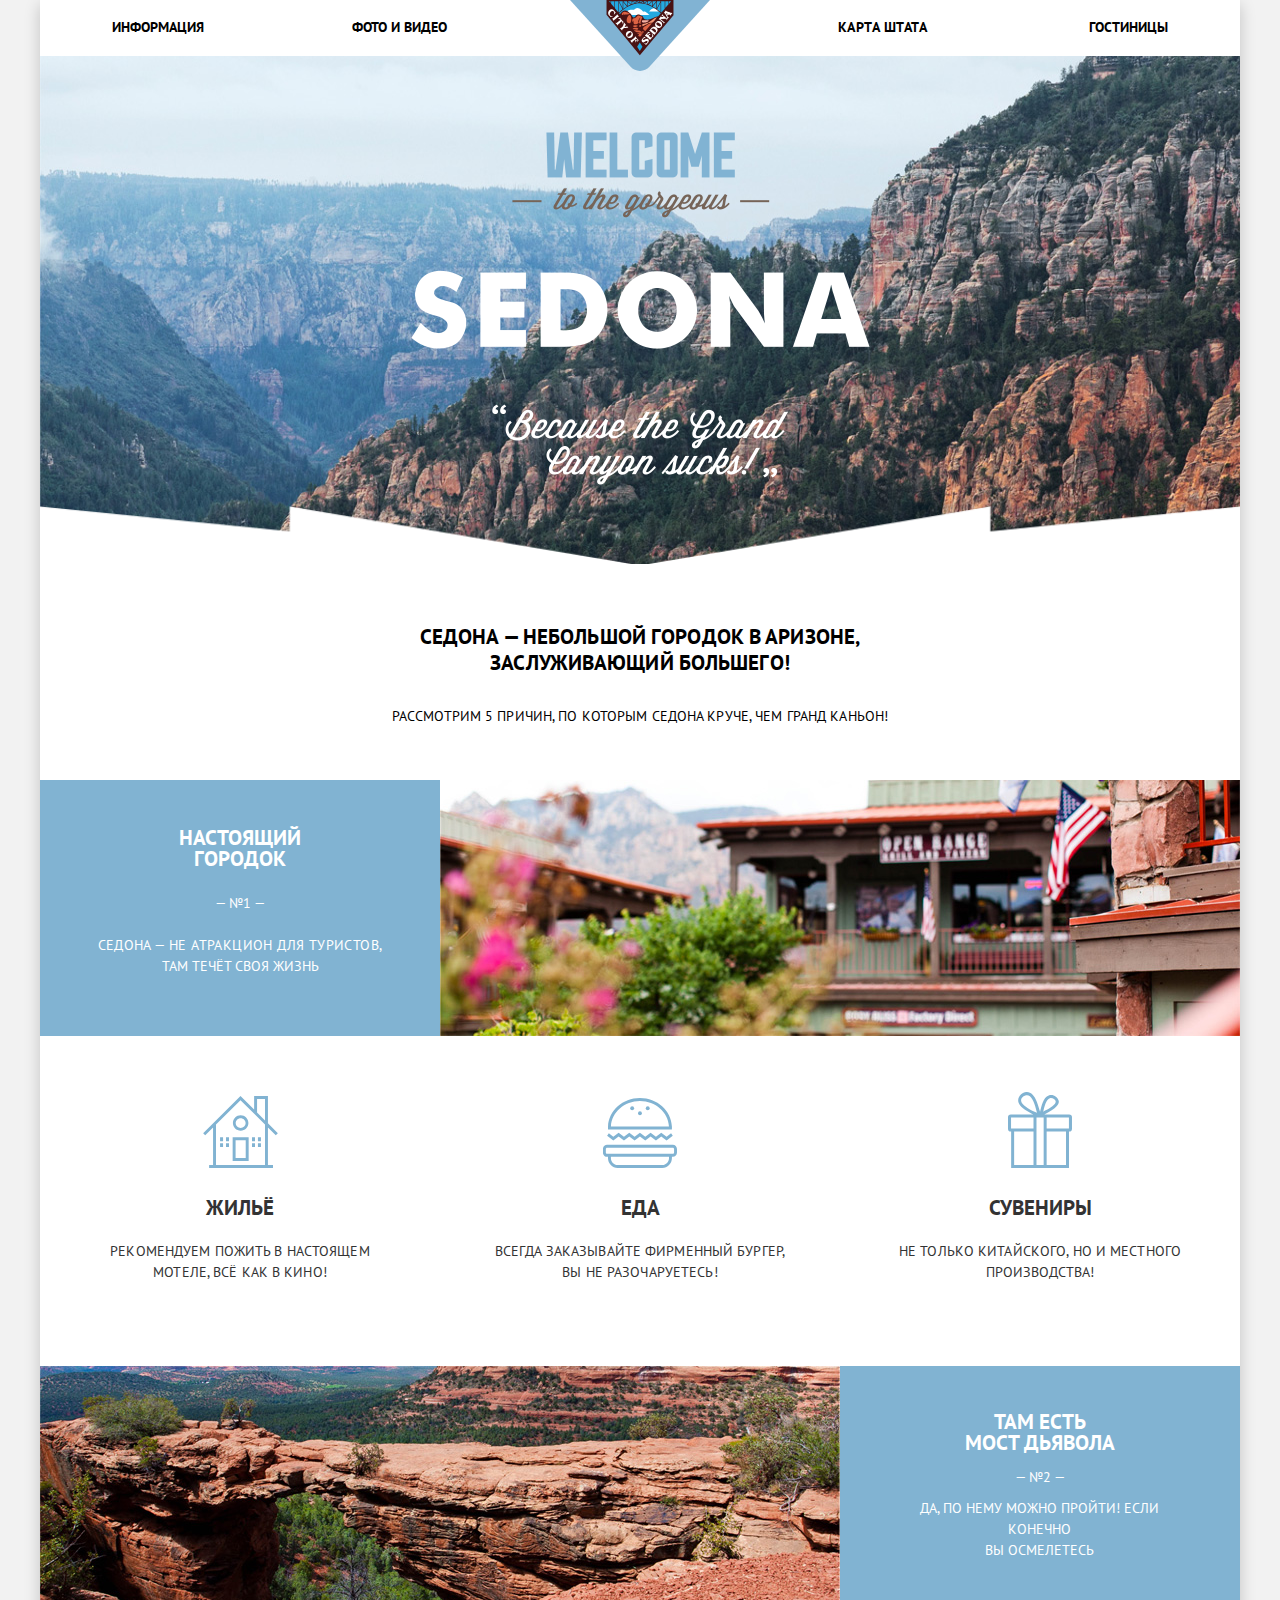
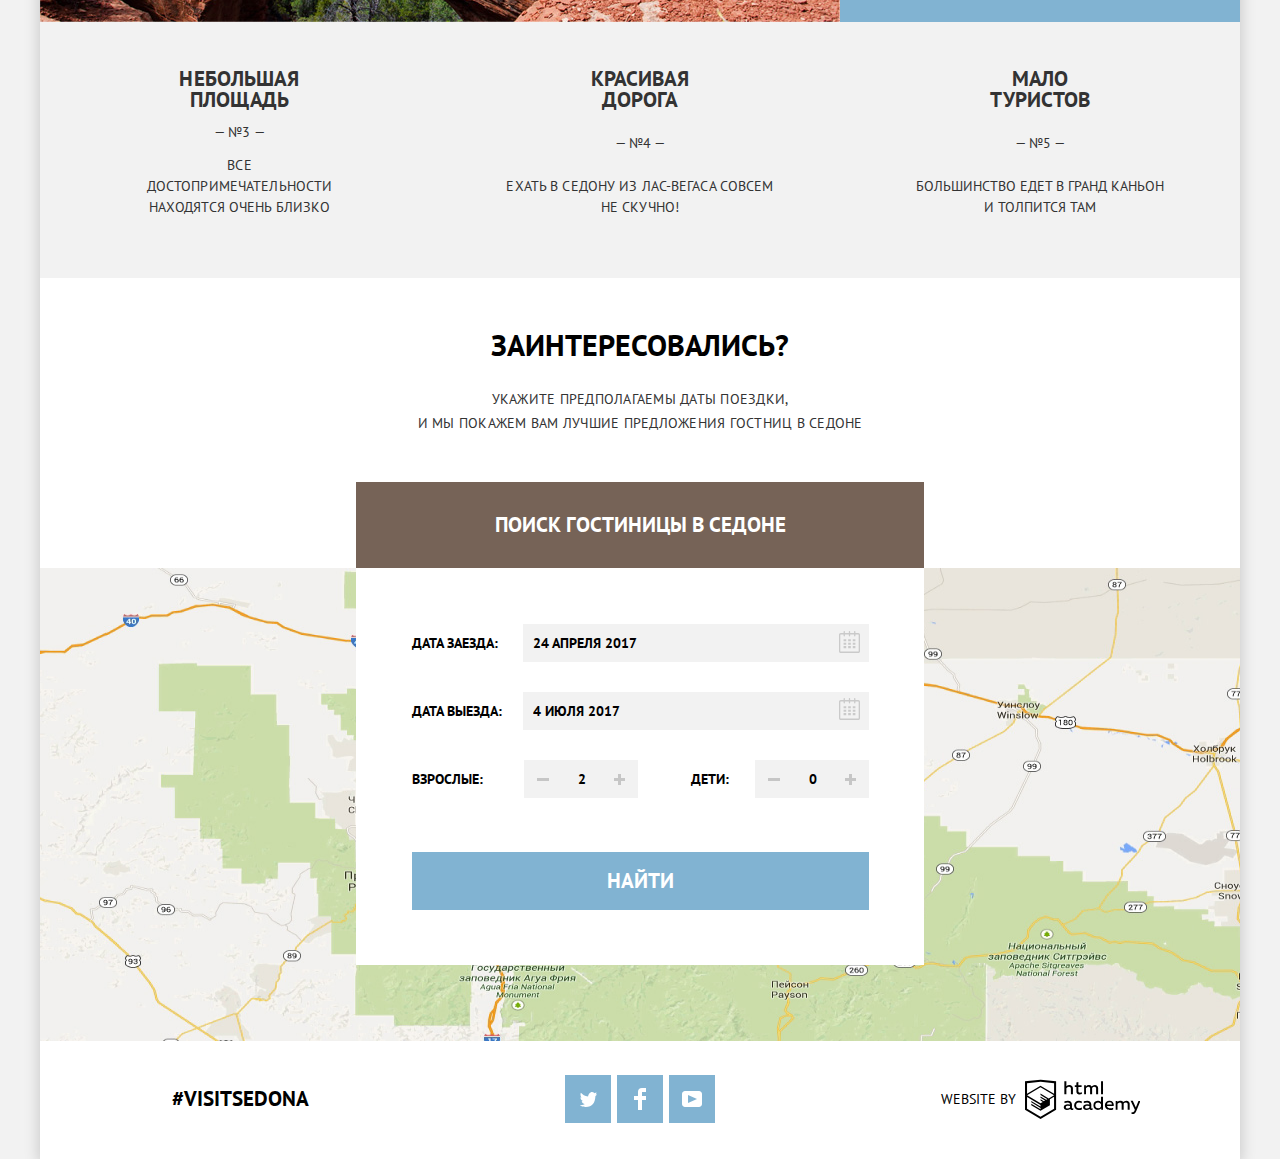
<file: index.html>
<!DOCTYPE html>
<html lang="ru">
  <head>
    <meta charset="utf-8">
    <title>Sedona</title>
    <link href="https://fonts.googleapis.com/css?family=PT+Sans:400,700&display=swap&subset=cyrillic" rel="stylesheet">
    <link href="css/normalize.css" rel="stylesheet">
    <link href="css/style.css" rel="stylesheet">
    <link href="css/mini.css" rel="stylesheet">
  </head>
  <body class="background-grey">
    <div class="container">
    <header class="main-header">
      <nav class="main-navigation">
          <a class="logo-link">
            <img src="img/logo.svg"
              class="logo" width="140" height="71" alt="Логотип Седоны">
          </a>
        <ul class="site-navigation">
          <li class="site-navigation-item">
            <a href="info.html">Информация</a>
          </li>
          <li class="site-navigation-item">
            <a href="photo&video.html">Фото и видео</a>
          </li>
          <li class="site-navigation-item">
            <a href="state-map.html">Карта штата</a>
          </li>
          <li class="site-navigation-item">
            <a href="hotels.html">Гостиницы</a>
          </li>
        </ul>
      </nav>
    </header>
    <main class="main">

      <h1 class="visually-hidden">Город Седона</h1>

      <section class="description-section">
        <div class="description-title">
        <h2 class="description">Седона &mdash; небольшой городок в Аризоне, <br> заслуживающий большего!</h2>
        <p class="reasons-paragraph">Рассмотрим 5 причин, по которым Седона круче, чем Гранд Каньон!</p>
        </div>

        <ul class="reasons">
          <li class="reason-item-white reason-flex-one">
            <div class="reason-one">
              <h3 class="reason-title-white">Настоящий<br> городок</h3>
              <p class="reason-description-white">&mdash; №1 &mdash;</p>
              <p class="reason-description-white">
                <span class="reason-one-span">Седона &mdash; не атракцион для туристов,</span><br>
                там течёт своя жизнь
              </p>
            </div>

            <div class="reason-photo">
              <img src="img/feature-picture.jpg" class="feature-picture" width="800" height="256" alt="Фото Седоны">
            </div>

            <ul class="common">
              <li class="common-title appartment">
                <span>Жильё</span>
                <p>
                  Рекомендуем пожить в настоящем<br>
                  мотеле, всё как в кино!
                </p>
              </li>

              <li class="common-title food">
                <span>Еда</span>
                <p>
                  Всегда заказывайте фирменный бургер,<br>
                  вы не разочаруетесь!
                </p>
              </li>

              <li class="common-title souvenir">
                <span>Сувениры</span>
                <p>
                  Не только китайского, но и местного<br>
                  производства!
                </p>
              </li>
            </ul>
          </li>

          <li class="reason-item-white reason-flex-two">
            <div class="reason-two">
            <h3 class="reason-title-white">Там есть<br> мост дьявола</h3>
            <p class="reason-description-white reason-two-description">&mdash; №2 &mdash;</p>
            <p class="reason-description-white">
              Да, по нему можно пройти! Если конечно<br>
              вы осмелетесь
            </p>
            </div>

            <div class="reason-photo">
              <img src="img/bridge.jpg" class="bridge" width="800" height="256" alt="Фото Моста Дьявола">
            </div>
          </li>

          <li class="reason-item reason-three">
            <h3 class="reason-title">Небольшая<br> площадь</h3>
            <p class="reason-description">&mdash; №3 &mdash;</p>
            <p class="reason-description">
              Все достопримечательности<br>
              находятся очень близко
            </p>
          </li>

          <li class="reason-item reason-four">
            <h3 class="reason-title">Красивая<br> дорога</h3>
            <p class="reason-description">&mdash; №4 &mdash;</p>
            <p class="reason-description">
              Ехать в Седону из Лас-Вегаса совсем<br>
              не скучно!
            </p>
          </li>

          <li class="reason-item reason-five">
            <h3 class="reason-title">Мало<br> туристов</h3>
            <p class="reason-description">&mdash; №5 &mdash;</p>
            <p class="reason-description">
              Большинство едет в Гранд Каньон
              и толпится там
            </p>
          </li>
        </ul>
      </section>

      <section class="searching">
        <h2 class="visually-hidden">Поиск гостиниц</h2>
        <p class="interest">Заинтересовались?</p>
        <p class="instruction">Укажите предполагаемы даты поездки,<br>
        и мы покажем вам лучшие предложения гостниц в Седоне</p>

        <button class="button button-brown button-big button-search-form">Поиск гостиницы в Седоне</button>
        <div class="form-decoration">
        <form action="https://echo.htmlacademy.ru" method="POST" class="searching-form">
          <p class="appointment-item arrival-date">
            <label class="appointment-item-label" for="arrival-date"><span class="visually-hidden">Выбор даты заезда</span>Дата заезда:</label>
            <input class="appointment-item-input arrival-input" id="arrival-date" type="text" name="arrival-date" value="24 апреля 2017" placeholder="01 января 2017">
            <button class="button btn-calendar-arrival" type="button">
              <svg class="calendar-appointment" xmlns="http://www.w3.org/2000/svg" width="21" height="22" viewBox="0 0 21 22">
                <path d="M19.251 2.025h-2.845V.648c0-.381-.294-.689-.656-.689-.363 0-.656.308-.656.689v1.377h-3.938V.648c0-.381-.294-.689-.655-.689-.363 0-.657.308-.657.689v1.377H5.906V.648c0-.381-.294-.689-.656-.689-.363 0-.657.308-.657.689v1.377H1.75C.784 2.025 0 2.847 0 3.862v16.302C0 21.179.784 22 1.75 22h17.501c.966 0 1.749-.821 1.749-1.836V3.862c0-1.015-.783-1.837-1.749-1.837zm.437 18.139a.448.448 0 0 1-.437.459H1.75a.45.45 0 0 1-.438-.459V3.862a.45.45 0 0 1 .438-.459h2.844v1.378c0 .381.294.689.657.689.362 0 .656-.308.656-.689V3.403h3.938v1.378c0 .381.294.689.657.689.361 0 .655-.308.655-.689V3.403h3.938v1.378c0 .381.293.689.656.689.362 0 .656-.308.656-.689V3.403h2.845c.241 0 .437.206.437.459v16.302z"/>
                <path d="M4.594 8.225h2.625v2.066H4.594zM4.594 11.668h2.625v2.067H4.594zM4.594 15.112h2.625v2.066H4.594zM9.188 15.112h2.625v2.066H9.188zM9.188 11.668h2.625v2.067H9.188zM9.188 8.225h2.625v2.066H9.188zM13.781 15.112h2.625v2.066h-2.625zM13.781 11.668h2.625v2.067h-2.625zM13.781 8.225h2.625v2.066h-2.625z"/>
              </svg>
            </button>
          </p>
          <p class="appointment-item appointment-date">
            <label class="appointment-item-label" for="date-of-departure"><span class="visually-hidden">Выбор даты выезда</span>Дата выезда:</label>
            <input class="appointment-item-input" id="date-of-departure" type="text" name="date-of-departure" value="4 июля 2017" placeholder="4 июля 2017">
            <button class="button btn-calendar-appointment" type="button">
              <svg class="calendar-appointment" xmlns="http://www.w3.org/2000/svg" width="21" height="22" viewBox="0 0 21 22">
                <path d="M19.251 2.025h-2.845V.648c0-.381-.294-.689-.656-.689-.363 0-.656.308-.656.689v1.377h-3.938V.648c0-.381-.294-.689-.655-.689-.363 0-.657.308-.657.689v1.377H5.906V.648c0-.381-.294-.689-.656-.689-.363 0-.657.308-.657.689v1.377H1.75C.784 2.025 0 2.847 0 3.862v16.302C0 21.179.784 22 1.75 22h17.501c.966 0 1.749-.821 1.749-1.836V3.862c0-1.015-.783-1.837-1.749-1.837zm.437 18.139a.448.448 0 0 1-.437.459H1.75a.45.45 0 0 1-.438-.459V3.862a.45.45 0 0 1 .438-.459h2.844v1.378c0 .381.294.689.657.689.362 0 .656-.308.656-.689V3.403h3.938v1.378c0 .381.294.689.657.689.361 0 .655-.308.655-.689V3.403h3.938v1.378c0 .381.293.689.656.689.362 0 .656-.308.656-.689V3.403h2.845c.241 0 .437.206.437.459v16.302z"/>
                <path d="M4.594 8.225h2.625v2.066H4.594zM4.594 11.668h2.625v2.067H4.594zM4.594 15.112h2.625v2.066H4.594zM9.188 15.112h2.625v2.066H9.188zM9.188 11.668h2.625v2.067H9.188zM9.188 8.225h2.625v2.066H9.188zM13.781 15.112h2.625v2.066h-2.625zM13.781 11.668h2.625v2.067h-2.625zM13.781 8.225h2.625v2.066h-2.625z"/>
              </svg>
            </button>
          </p>
          <p class="appointment-item adults-appointment">
            <label class="ai-adults" for="adults">Взрослые:</label>
            <span class="flex-input fi-adult">
            <button class="button btn-minus btn-minus-adult" type="button" aria-label="Уменьшить количество"></button>
            <input class="flex-input-field adults-input" id="adults" type="number" name="adults" value="2" placeholder="0">
            <button class="button btn-plus btn-plus-adult" type="button" aria-label="Увеличить количество"></button>
            </span>
          </p>
          <p class="appointment-item children-appointment">
            <label class="ai-children" for="children">Дети:</label>
            <span class="flex-input fi-child">
            <button class="button btn-minus btn-minus-child" type="button"></button>
            <input class="flex-input-field children-input" id="children" type="number" name="children" value="0" placeholder="0">
            <button class="button btn-plus btn-plus-child" type="button"></button>
            </span>
          </p>
          <button class="button button-blue button-big button-search" type="submit">Найти</button>
        </form>
          <img src="img/map.jpg" class="map" width="1200" height="593" alt="Местоположение на карте">
        </div>
      </section>

    </main>
    <footer class="footer">
      <p class="footer-teg footer-flex">
        #VISITSEDONA
      </p>
      <div>
        <ul class="social-networks footer-flex">
          <li class="social-networks-flex">
            <a href="https://twitter.com/" class="social-button" aria-label="Twitter">
              <svg class="social-TW" xmlns="http://www.w3.org/2000/svg" xmlns:xlink="http://www.w3.org/1999/xlink" width="17" height="15" viewBox="0 0 17 15">
                <path fill="#FFF" d="M10.95.144c1.685-.496 2.984.27 3.577 1.179.673-.231 1.331-.481 2.011-.708a2.345 2.345 0 0 1-.857 1.768c.685.17 1.304-.491 1.304-.491-.169 1-1.006 1.788-1.563 2.024-.231 6.75-3.175 11.217-10.077 11.082h-.446c-.41 0-4.164-.46-4.898-1.887 2.271.196 3.893-.422 4.693-1.177-.96-.3-2.679-.477-2.979-2.95.349.106.564.228 1.19.119C1.705 8.247.374 7.53.448 5.33c.285.328 1.067.536 1.34.472C1.085 5.561-.182 2.442.894.85c1.818 1.854 3.735 3.606 7.152 3.773C8.254 2.33 9.183.793 10.95.144z"/>
              </svg>
              <span class="visually-hidden">Twitter</span>
            </a>
          </li>

          <li class="social-networks-flex">
            <a href="https://facebook.com/" class="social-button" aria-label="Facebook">
              <svg  class="social-FB" xmlns="http://www.w3.org/2000/svg" width="12" height="22" viewBox="0 0 12 22">
                <path fill="#FFF" d="M12 4V0H8a4 4 0 0 0-4 4v4H0v4h4v10h4V12h4V8H8V4h4z"/>
              </svg>
              <span class="visually-hidden">Facebook</span>
            </a>
          </li>

          <li class="social-networks-flex">
            <a href="https://youtube.com/" class="social-button" aria-label="YouTube">
              <svg class="social-YT" xmlns="http://www.w3.org/2000/svg" xmlns:xlink="http://www.w3.org/1999/xlink" width="20" height="16" viewBox="0 0 20 16">
                <path fill="#FFF" d="M17 0H3C1.35 0 0 1.35 0 3v10c0 1.65 1.35 3 3 3h14c1.65 0 3-1.35 3-3V3c0-1.65-1.35-3-3-3zM6.027 11.998V4.002L15.014 8l-8.987 3.998z"/>
              </svg>
              <span class="visually-hidden">YouTube</span>
            </a>
          </li>
        </ul>
      </div>
      <p class="created-by footer-flex">
        <span class="website-by">WEBSITE BY</span>
        <a href="https://htmlacademy.ru/intensive/htmlcss">
          <svg class="creator-logo" xmlns="http://www.w3.org/2000/svg" data-name="Layer 1" viewBox="0 0 113 39">
            <path d="M46.84 28.22a2.07 2.07 0 0 0 .58-.11v1.4a3.41 3.41 0 0 1-1.24.22 1.75 1.75 0 0 1-1.75-1 5.08 5.08 0 0 1-3.3 1.13c-1.59 0-3.06-.87-3.06-2.68 0-2.24 2.08-2.93 3.9-2.93a11.63 11.63 0 0 1 2.28.26v-.31c0-1.09-.8-1.86-2.3-1.86a7.79 7.79 0 0 0-3.15.67v-1.79a10.72 10.72 0 0 1 3.35-.58c2.48 0 4 1.18 4 3.83v3.14a.57.57 0 0 0 .69.61zm-6.76-1.19a1.42 1.42 0 0 0 1.64 1.29 3.56 3.56 0 0 0 2.53-1v-1.51a10.21 10.21 0 0 0-1.9-.22c-1.1.01-2.27.35-2.27 1.45zM53.06 20.62a5.29 5.29 0 0 1 2.7.67v1.79a4.28 4.28 0 0 0-2.42-.73 2.89 2.89 0 1 0 0 5.76 5.26 5.26 0 0 0 2.55-.67v1.8a6.58 6.58 0 0 1-2.9.6 4.42 4.42 0 0 1-4.72-4.54 4.54 4.54 0 0 1 4.79-4.68zM65.84 28.22a2.07 2.07 0 0 0 .58-.11v1.4a3.41 3.41 0 0 1-1.24.22 1.75 1.75 0 0 1-1.75-1 5.08 5.08 0 0 1-3.3 1.13c-1.59 0-3.06-.87-3.06-2.68 0-2.24 2.08-2.93 3.9-2.93a11.63 11.63 0 0 1 2.28.26v-.31c0-1.09-.8-1.86-2.3-1.86a7.79 7.79 0 0 0-3.15.67v-1.79a10.72 10.72 0 0 1 3.35-.58c2.48 0 4 1.18 4 3.83v3.14a.57.57 0 0 0 .69.61zm-6.76-1.19a1.42 1.42 0 0 0 1.64 1.29 3.56 3.56 0 0 0 2.53-1v-1.51a10.21 10.21 0 0 0-1.9-.22c-1.11.01-2.27.35-2.27 1.45zM76.67 16.85v12.76h-1.76v-1.39a4.07 4.07 0 0 1-3.35 1.62 4.62 4.62 0 0 1 0-9.22 4 4 0 0 1 3.15 1.37v-5.14h2zm-4.76 5.48a2.9 2.9 0 0 0 0 5.8 3 3 0 0 0 2.79-1.84v-2.13a3.06 3.06 0 0 0-2.79-1.83zM82.99 20.62c3.48 0 4.68 2.81 4.12 5.34h-6.58c.22 1.57 1.75 2.22 3.35 2.22a6.41 6.41 0 0 0 2.77-.62v1.68a7.5 7.5 0 0 1-3.14.6c-2.68 0-5-1.53-5-4.61a4.39 4.39 0 0 1 4.48-4.61zm.09 1.62a2.39 2.39 0 0 0-2.57 2.26h4.85a2.06 2.06 0 0 0-2.28-2.26zM89.1 29.61v-8.75h1.73v1.09a4 4 0 0 1 2.92-1.33 3 3 0 0 1 2.73 1.4 4.33 4.33 0 0 1 3.06-1.4 3.21 3.21 0 0 1 3.32 3.52v5.47h-2V24.2a1.67 1.67 0 0 0-1.73-1.84 2.94 2.94 0 0 0-2.17 1.18V29.61h-2V24.2a1.67 1.67 0 0 0-1.73-1.84 3.11 3.11 0 0 0-2.32 1.35v5.91h-2zM111.47 20.86h2l-4.1 9.93c-.95 2.28-2.19 3-3.52 3a5 5 0 0 1-1.15-.15v-1.66a3 3 0 0 0 .89.13c.95 0 1.66-.67 2.17-2l.18-.44-4.16-8.82h2.13l3 6.6zM40.66 1.53v5a4 4 0 0 1 2.83-1.2A3.41 3.41 0 0 1 47.1 8.9v5.41h-2V9.15a1.9 1.9 0 0 0-2-2.1 3.08 3.08 0 0 0-2.44 1.46v5.8h-2V1.53h2zM52.43 2.42v3.12h3.17v1.71h-3.17v4c0 1.15.53 1.53 1.66 1.53a4.71 4.71 0 0 0 1.77-.35v1.68a7.14 7.14 0 0 1-2.35.38 2.68 2.68 0 0 1-3-2.88V7.23h-1.6V5.52h1.57V2.88zM58.1 14.29V5.54h1.73v1.09a4 4 0 0 1 2.92-1.33 3 3 0 0 1 2.73 1.4 4.33 4.33 0 0 1 3.06-1.4 3.21 3.21 0 0 1 3.32 3.52v5.47h-2V8.88a1.67 1.67 0 0 0-1.73-1.84 2.94 2.94 0 0 0-2.17 1.18V14.29h-2V8.88a1.67 1.67 0 0 0-1.73-1.84 3.11 3.11 0 0 0-2.32 1.35v5.91h-2zM74.72 1.52h1.95v12.76h-1.95zM15.44.02h-.16L0 1.62v28l15.28 9.09 15.28-9.09v-28zm13.12 28.45l-13.28 7.9L2 28.47V16.99l13.22 7.87v1.43l-9.07-5.4v1.38l9.11 5.47v1.46l-9.1-5.42v1.38l9.11 5.47 9.19-5.5V19.22l4.1-2.45v11.67zm0-13.16l-3.65 2.14-1.68 1-8-4.76v1.38l6.84 4.07h-.06l-.15.09-1 .57-5.64-3.36v1.38l4.45 2.65-1.05.7-3.36-2v1.38l2.21 1.3-2.25 1.35-13.16-7.82 13.17-7.92zm0-1.39L15.21 6.05l-13.2 7.86V3.41l13.28-1.39 13.28 1.39v10.51z"/>
          </svg>
        </a>
      </p>
    </footer>
  </div>
  </body>
</html>
</file>
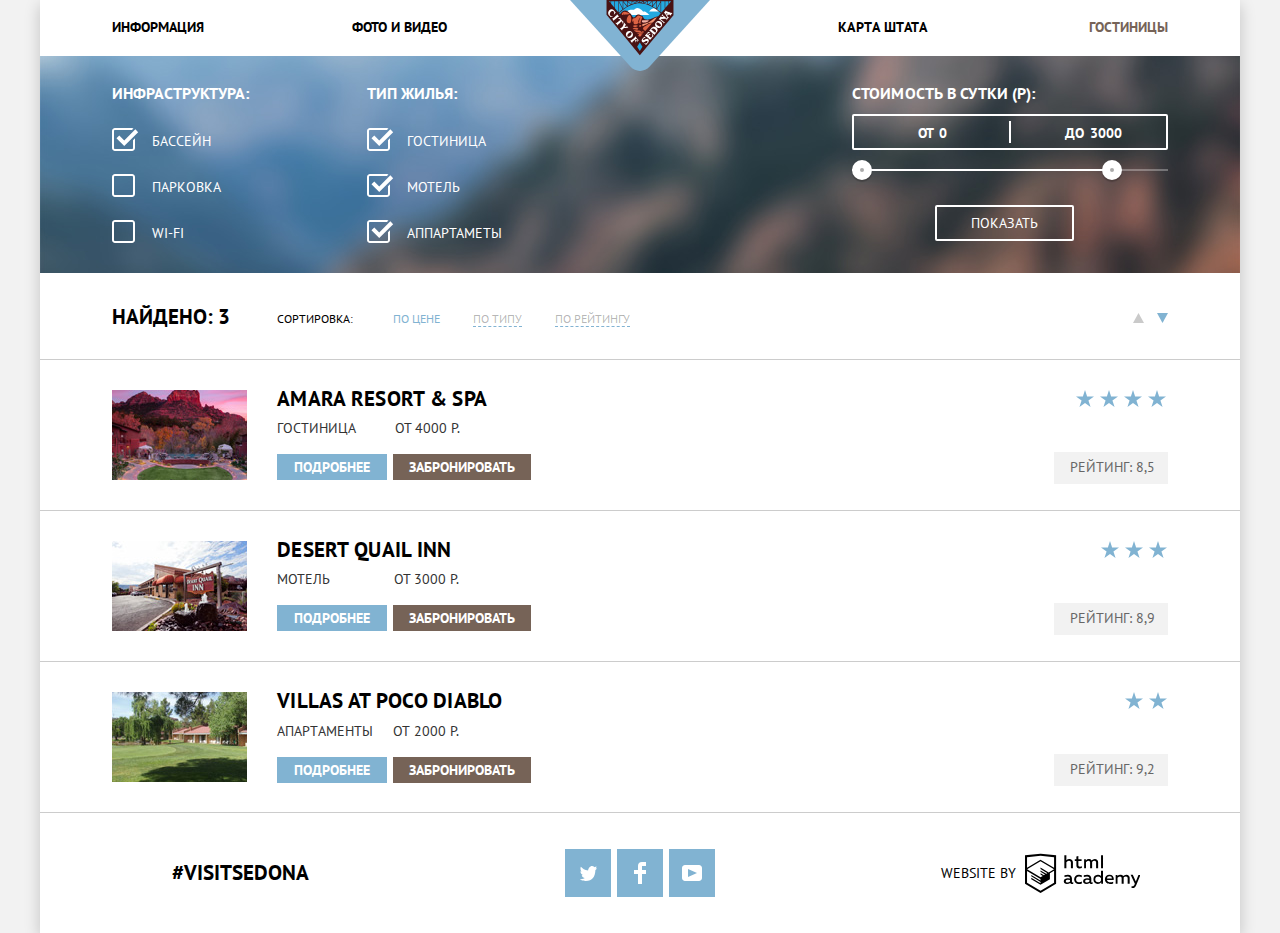
<file: hotels.html>
<!DOCTYPE html>
<html lang="ru">
  <head>
    <meta charset="utf-8">
    <title>Hotels</title>
    <link href="https://fonts.googleapis.com/css?family=PT+Sans:400,700&display=swap&subset=cyrillic" rel="stylesheet" type="text/css">
    <link href="css/normalize.css" rel="stylesheet">
    <link href="css/style.css" rel="stylesheet">
    <link href="css/mini.css" rel="stylesheet">
  </head>
  <body class="hotels background-grey">
    <div class="container">
      <header class="main-header">
        <nav class="main-navigation">
            <a class="logo-link" href="index.html">
                <img src="img/logo.svg" class="logo" width="140" height="71" alt="Логотип Седоны">
            </a>
          <ul class="site-navigation">
            <li class="site-navigation-item">
              <a href="info.html">Информация</a>
            </li>
            <li class="site-navigation-item">
              <a href="photo&video.html">Фото и видео</a>
            </li>
            <li class="site-navigation-item">
              <a href="state-map.html">Карта штата</a>
            </li>
            <li class="site-navigation-item">
              <a>Гостиницы</a>
            </li>
          </ul>
        </nav>
      </header>
    <main class="hotels-background">

      <h1 class="visually-hidden">Поиск приемлемого жилья</h1>

      <form action="https://echo.htmlacademy.ru" method="POST" class="form-filter">
        <fieldset class="form-filter-flex">
          <legend class="form-filter-legend">Инфраструктура:</legend>
            <ul class="form-filter-section">
              <li class="form-filter-option option-one">
                <input class="form-filter-input visually-hidden" type="checkbox" name="pool" id="pool-field" checked>
                <label class="form-filter-label" for="pool-field">Бассейн</label>
              </li>

              <li class="form-filter-option option-two">
                <input class="form-filter-input visually-hidden" type="checkbox" name="parking" id="parking-field">
                <label class="form-filter-label" for="parking-field">Парковка</label>
              </li>

              <li class="form-filter-option option-three">
                <input class="form-filter-input visually-hidden" type="checkbox" name="wi-fi" id="wi-fi-field">
                <label class="form-filter-label" for="wi-fi-field">Wi-Fi</label>
              </li>
            </ul>
        </fieldset>

        <fieldset class="form-filter-flex">
          <legend  class="form-filter-legend">Тип жилья:</legend>
            <ul class="form-filter-section">
              <li class="form-filter-option option-one">
                <input class="form-filter-input visually-hidden" type="checkbox" name="hotels" id="hotels-field" checked>
                <label class="form-filter-label" for="hotels-field">Гостиница</label>
              </li>

              <li class="form-filter-option option-two">
                <input class="form-filter-input visually-hidden" type="checkbox" name="motels" id="motels-field" checked>
                <label class="form-filter-label" for="motels-field">Мотель</label>
              </li>

              <li class="form-filter-option option-three">
                <input class="form-filter-input visually-hidden" type="checkbox" name="appartments" id="appartments-field" checked>
                <label class="form-filter-label" for="appartments-field">Аппартаметы</label>
              </li>
            </ul>
        </fieldset>

        <div class="filter-range">
          <div class="filter-range-title">Стоимость в сутки (р):</div>
          <div class="price-controls">
            <label class="min-price">от <input type="text" name="min-price" value="0"></label>
            <label class="max-price">до <input type="text" name="max-price" value="3000"></label>
          </div>
          <div class="range-controls">
            <div class="scale">
              <div class="bar"></div>
            </div>
            <div class="range-toggle range-toggle-min"></div>
            <div class="range-toggle range-toggle-max"></div>
          </div>
          <button class="btn-transparent" type="submit">Показать</button>
        </div>
      </form>

      <section class="hotels-list">
      <h2 class="visually-hidden">Сответствующие критериям гостиницы</h2>
      <div class="sort-flex">
        <p class="results">найдено: 3</p>
        <p class="sort">Сортировка:</p>
        <div class="criteria">
          <ul class="criteria-flex">
            <li><a class="sort-link">По цене</a> </li>
            <li><a class="sort-link" href="">По типу</a></li>
            <li><a class="sort-link" href="">По рейтингу</a></li>
          </ul>
        </div>

        <div class="arrows">
          <a class="link-up" href="">
            <svg class="arrow-up" xmlns="http://www.w3.org/2000/svg" width="11" height="10" viewBox="0 0 11 10">
              <path d="M5.5 0L0 10h11z"/>
            </svg>
            <span class="visually-hidden">Сортировка по возрастанию</span>
          </a>

          <a class="link-down">
            <svg class="arrow-down" xmlns="http://www.w3.org/2000/svg" width="11" height="10" viewBox="0 0 11 10">
              <path d="M5.5 10L0 0h11"/>
            </svg>
            <span class="visually-hidden">Сортировка по убыванию</span>
          </a>
        </div>
      </div>

        <ul class="hotels-list-cards">
          <li class="flex-card">
            <p class="cards-img cards-img-1">
              <img src="img/hotel-picture-1.jpg" class="hotel-picture" width="135" height="90" alt="фото гостиницы">
            </p>
            <div class="flex-description">
              <h3 class="hotels-title">
                <a href="" class="hotels-name">amara resort & spa</a>
              </h3>
              <div class="housing-cost hotels-cost">
                <p class="housing-description">гостиница</p>
                <p class="housing-description">от 4000 р.</p>
              </div>

              <p class="hotels-buttons">
                <a href="" class="button button-blue">подробнее</a>
                <a href="" class="button button-brown">забронировать</a>
              </p>
            </div>

            <div class="flex-rating">
              <div class="four-stars">
                <span class="visually-hidden">гостиница 4 звезды</span>
              </div>
              <p class="rating">рейтинг: 8,5</p>
            </div>
          </li>

          <li class="flex-card">
            <p class="cards-img cards-img-2">
              <img src="img/hotel-picture-2.jpg" class="hotel-picture" width="135" height="90" alt="фото мотеля">
            </p>
            <div class="flex-description">
              <h3 class="hotels-title motels-title">
                <a href="" class="hotels-name">desert quail inn</a>
              </h3>
              <div class="housing-cost motels-cost">
                <p class="housing-description">мотель</p>
                <p class="housing-description">от 3000 р.</p>
              </div>
              <p class="hotels-buttons">
                <a href="" class="button button-blue">подробнее</a>
                <a href="" class="button button-brown">забронировать</a>
              </p>
            </div>

            <div class="flex-rating">
              <div class="three-stars">
                <span class="visually-hidden">гостиница 3 звезды</span>
              </div>
              <p class="rating">рейтинг: 8,9</p>
            </div>
          </li>

          <li class="flex-card">
            <p class="cards-img cards-img-3">
              <img src="img/hotel-picture-3.jpg" class="hotel-picture" width="135" height="90" alt="фото аппартаментов">
            </p>
            <div class="flex-description">
              <h3 class="hotels-title appartments-title">
                <a href="" class="hotels-name">villas at poco diablo</a>
              </h3>
              <div class="housing-cost appartments-cost">
                <p class="housing-description">апартаменты</p>
                <p class="housing-description">от 2000 р.</p>
              </div>
              <p class="hotels-buttons">
                <a href="" class="button button-blue">подробнее</a>
                <a href="" class="button button-brown">забронировать</a>
              </p>
            </div>

            <div class="flex-rating">
              <div class="two-stars">
                <span class="visually-hidden">гостиница 2 звезды</span>
              </div>
              <p class="rating">рейтинг: 9,2</p>
            </div>
          </li>
        </ul>
      </section>
    </main>

    <footer class="footer">
      <p class="footer-teg footer-flex">
        #VISITSEDONA
      </p>
      <div>
        <ul class="social-networks footer-flex">
          <li class="social-networks-flex">
            <a href="https://twitter.com/" class="social-button" aria-label="Twitter">
              <svg class="social-TW" xmlns="http://www.w3.org/2000/svg" xmlns:xlink="http://www.w3.org/1999/xlink" width="17" height="15" viewBox="0 0 17 15">
                <path fill="#FFF" d="M10.95.144c1.685-.496 2.984.27 3.577 1.179.673-.231 1.331-.481 2.011-.708a2.345 2.345 0 0 1-.857 1.768c.685.17 1.304-.491 1.304-.491-.169 1-1.006 1.788-1.563 2.024-.231 6.75-3.175 11.217-10.077 11.082h-.446c-.41 0-4.164-.46-4.898-1.887 2.271.196 3.893-.422 4.693-1.177-.96-.3-2.679-.477-2.979-2.95.349.106.564.228 1.19.119C1.705 8.247.374 7.53.448 5.33c.285.328 1.067.536 1.34.472C1.085 5.561-.182 2.442.894.85c1.818 1.854 3.735 3.606 7.152 3.773C8.254 2.33 9.183.793 10.95.144z"/>
              </svg>
              <span class="visually-hidden">Twitter</span>
            </a>
          </li>

          <li class="social-networks-flex">
            <a href="https://facebook.com/" class="social-button" aria-label="Facebook">
              <svg class="social-FB" xmlns="http://www.w3.org/2000/svg" width="12" height="22" viewBox="0 0 12 22">
                <path fill="#FFF" d="M12 4V0H8a4 4 0 0 0-4 4v4H0v4h4v10h4V12h4V8H8V4h4z"/>
              </svg>
              <span class="visually-hidden">Facebook</span>
            </a>
          </li>

          <li class="social-networks-flex">
            <a href="https://youtube.com/" class="social-button" aria-label="YouTube">
              <svg class="social-YT" xmlns="http://www.w3.org/2000/svg" xmlns:xlink="http://www.w3.org/1999/xlink" width="20" height="16" viewBox="0 0 20 16">
                <path fill="#FFF" d="M17 0H3C1.35 0 0 1.35 0 3v10c0 1.65 1.35 3 3 3h14c1.65 0 3-1.35 3-3V3c0-1.65-1.35-3-3-3zM6.027 11.998V4.002L15.014 8l-8.987 3.998z"/>
              </svg>
              <span class="visually-hidden">YouTube</span>
            </a>
          </li>
        </ul>
      </div>
      <p class="created-by footer-flex">
        <span class="website-by">WEBSITE BY</span>
        <a href="https://htmlacademy.ru/intensive/htmlcss">
          <svg class="creator-logo" xmlns="http://www.w3.org/2000/svg" data-name="Layer 1" viewBox="0 0 113 39">
            <path d="M46.84 28.22a2.07 2.07 0 0 0 .58-.11v1.4a3.41 3.41 0 0 1-1.24.22 1.75 1.75 0 0 1-1.75-1 5.08 5.08 0 0 1-3.3 1.13c-1.59 0-3.06-.87-3.06-2.68 0-2.24 2.08-2.93 3.9-2.93a11.63 11.63 0 0 1 2.28.26v-.31c0-1.09-.8-1.86-2.3-1.86a7.79 7.79 0 0 0-3.15.67v-1.79a10.72 10.72 0 0 1 3.35-.58c2.48 0 4 1.18 4 3.83v3.14a.57.57 0 0 0 .69.61zm-6.76-1.19a1.42 1.42 0 0 0 1.64 1.29 3.56 3.56 0 0 0 2.53-1v-1.51a10.21 10.21 0 0 0-1.9-.22c-1.1.01-2.27.35-2.27 1.45zM53.06 20.62a5.29 5.29 0 0 1 2.7.67v1.79a4.28 4.28 0 0 0-2.42-.73 2.89 2.89 0 1 0 0 5.76 5.26 5.26 0 0 0 2.55-.67v1.8a6.58 6.58 0 0 1-2.9.6 4.42 4.42 0 0 1-4.72-4.54 4.54 4.54 0 0 1 4.79-4.68zM65.84 28.22a2.07 2.07 0 0 0 .58-.11v1.4a3.41 3.41 0 0 1-1.24.22 1.75 1.75 0 0 1-1.75-1 5.08 5.08 0 0 1-3.3 1.13c-1.59 0-3.06-.87-3.06-2.68 0-2.24 2.08-2.93 3.9-2.93a11.63 11.63 0 0 1 2.28.26v-.31c0-1.09-.8-1.86-2.3-1.86a7.79 7.79 0 0 0-3.15.67v-1.79a10.72 10.72 0 0 1 3.35-.58c2.48 0 4 1.18 4 3.83v3.14a.57.57 0 0 0 .69.61zm-6.76-1.19a1.42 1.42 0 0 0 1.64 1.29 3.56 3.56 0 0 0 2.53-1v-1.51a10.21 10.21 0 0 0-1.9-.22c-1.11.01-2.27.35-2.27 1.45zM76.67 16.85v12.76h-1.76v-1.39a4.07 4.07 0 0 1-3.35 1.62 4.62 4.62 0 0 1 0-9.22 4 4 0 0 1 3.15 1.37v-5.14h2zm-4.76 5.48a2.9 2.9 0 0 0 0 5.8 3 3 0 0 0 2.79-1.84v-2.13a3.06 3.06 0 0 0-2.79-1.83zM82.99 20.62c3.48 0 4.68 2.81 4.12 5.34h-6.58c.22 1.57 1.75 2.22 3.35 2.22a6.41 6.41 0 0 0 2.77-.62v1.68a7.5 7.5 0 0 1-3.14.6c-2.68 0-5-1.53-5-4.61a4.39 4.39 0 0 1 4.48-4.61zm.09 1.62a2.39 2.39 0 0 0-2.57 2.26h4.85a2.06 2.06 0 0 0-2.28-2.26zM89.1 29.61v-8.75h1.73v1.09a4 4 0 0 1 2.92-1.33 3 3 0 0 1 2.73 1.4 4.33 4.33 0 0 1 3.06-1.4 3.21 3.21 0 0 1 3.32 3.52v5.47h-2V24.2a1.67 1.67 0 0 0-1.73-1.84 2.94 2.94 0 0 0-2.17 1.18V29.61h-2V24.2a1.67 1.67 0 0 0-1.73-1.84 3.11 3.11 0 0 0-2.32 1.35v5.91h-2zM111.47 20.86h2l-4.1 9.93c-.95 2.28-2.19 3-3.52 3a5 5 0 0 1-1.15-.15v-1.66a3 3 0 0 0 .89.13c.95 0 1.66-.67 2.17-2l.18-.44-4.16-8.82h2.13l3 6.6zM40.66 1.53v5a4 4 0 0 1 2.83-1.2A3.41 3.41 0 0 1 47.1 8.9v5.41h-2V9.15a1.9 1.9 0 0 0-2-2.1 3.08 3.08 0 0 0-2.44 1.46v5.8h-2V1.53h2zM52.43 2.42v3.12h3.17v1.71h-3.17v4c0 1.15.53 1.53 1.66 1.53a4.71 4.71 0 0 0 1.77-.35v1.68a7.14 7.14 0 0 1-2.35.38 2.68 2.68 0 0 1-3-2.88V7.23h-1.6V5.52h1.57V2.88zM58.1 14.29V5.54h1.73v1.09a4 4 0 0 1 2.92-1.33 3 3 0 0 1 2.73 1.4 4.33 4.33 0 0 1 3.06-1.4 3.21 3.21 0 0 1 3.32 3.52v5.47h-2V8.88a1.67 1.67 0 0 0-1.73-1.84 2.94 2.94 0 0 0-2.17 1.18V14.29h-2V8.88a1.67 1.67 0 0 0-1.73-1.84 3.11 3.11 0 0 0-2.32 1.35v5.91h-2zM74.72 1.52h1.95v12.76h-1.95zM15.44.02h-.16L0 1.62v28l15.28 9.09 15.28-9.09v-28zm13.12 28.45l-13.28 7.9L2 28.47V16.99l13.22 7.87v1.43l-9.07-5.4v1.38l9.11 5.47v1.46l-9.1-5.42v1.38l9.11 5.47 9.19-5.5V19.22l4.1-2.45v11.67zm0-13.16l-3.65 2.14-1.68 1-8-4.76v1.38l6.84 4.07h-.06l-.15.09-1 .57-5.64-3.36v1.38l4.45 2.65-1.05.7-3.36-2v1.38l2.21 1.3-2.25 1.35-13.16-7.82 13.17-7.92zm0-1.39L15.21 6.05l-13.2 7.86V3.41l13.28-1.39 13.28 1.39v10.51z"/>
          </svg>
        </a>
      </p>
    </footer>
    </div>
  </body>
</html>
</file>
<file: css/style.css>
body {
  margin: 0;
  padding: 0;

  font-family: "PT Sans", Arial, sans-serif;
  font-size: 21px;
  line-height: 21px;
  font-weight: 400;
  color: #000000;
  text-transform: uppercase;
}

a {
  text-decoration: none;
}

.footer {
  font-size: 21px;
  line-height: 26px;
  font-weight: 700;
  color: #000000;
  background-color: #ffffff;
}

.background-grey {
  background-color: #f2f2f2;
}

.container {
  width: 1200px;
  background-color: #ffffff;
  margin: 0 auto;
  box-shadow: 0px 5px 15px 0 rgba(0, 1, 1, 0.2);
}

.main-navigation {
  font-weight: 700;
  font-size: 14px;
  line-height: 26px;
  color: #000000;

  background-color: #ffffff;
}

.site-navigation,
.social-networks {
  list-style: none;
}

.site-navigation a {
  color: #766357;
}

.site-navigation a[href],
.social-networks a {
  color: #000000;
}

.site-navigation a[href]:focus,
.site-navigation a[href]:hover {
  color: #81b3d2;
}

.site-navigation a[href]:active {
  color: rgba(0, 0, 0, 0.3);
}

.social-networks a:hover,
.social-networks a:focus {
  background-color: #669ec0;
}

.social-networks a:active {
  background-color: #5496bd;
}

.visually-hidden {
  position: absolute;
  width: 1px;
  height: 1px;
  margin: -1px;
  border: 0;
  padding: 0;
  clip: rect(0 0 0 0);
  overflow: hidden;
}

.main {
  display: block;
  background-image: url("../img/welcome.png"), url("../img/polygon.png"), url("../img/background-photo.jpg");
  text-align: center;
  margin: 0 auto;
  padding: 0;
  background-repeat: no-repeat;
  padding-top: 508px;
  background-position: center 76px, center 450px, 0 -82px;
  background-size: 459px 353px, 1202px 60px, 1200px 773px;
}

.description-section {
  background-color: #ffffff;
}

.description {
  font-size: 21px;
  line-height: 26px;
  font-weight: 700;
  letter-spacing: 0.115px;
  margin-top: 60px;
}

.reasons-paragraph {
  font-size: 14px;
  line-height: 26px;
  font-weight: 400;
  margin: 0;
  padding: 0;
  margin-top: 10px;
  letter-spacing: 0.115px;
}

.reasons {
  font-size: 14px;
  line-height: 21px;
  font-weight: 400;
  color: #333333;
  list-style: none;
  padding: 0;
}

.reason-item-white {
  background-color: #81b3d2;
}

.reason-item {
  background-color: #f2f2f2;
}

.reason-title {
  font-size: 21px;
  line-height: 21px;
  font-weight: 700;
  margin: 0;
  padding: 0;
}

.reason-title-white {
  font-size: 21px;
  line-height: 21px;
  font-weight: 700;
  color: #ffffff;
  margin: 0;
  padding: 0;
}

.reason-description {
  font-size: 14px;
  line-height: 21px;
  font-weight: 400;
  margin: 0;
  padding: 0;
}

.reason-description-white {
  font-size: 14px;
  line-height: 21px;
  font-weight: 400;
  color: #ffffff;
  margin: 0;
  padding: 0;
}

.reason-description-white:nth-child(3n+2) {
  margin-top: 13px;
}

.reason-description-white:nth-child(3n+3) {
  margin-top: 10px;
}

.common {
  list-style: none;
  background-color: #ffffff;

  display: flex;
  width: 100%;
  padding: 0;
}

.common-title {
  font-size: 21px;
  line-height: 21px;
  font-weight: 700;
}

.common-title p {
  font-size: 14px;
  line-height: 21px;
  font-weight: 400;
  color: #333333;
  margin: 0;
  padding: 0;
  margin-top: 23px;
  letter-spacing: 0.115px;
}

.appartment {
  background-image: url("../img/icon-1.svg");
  background-repeat: no-repeat;
  background-position: center 60px;
}

.food {
  background-image: url("../img/icon-3.svg");
  background-repeat: no-repeat;
  background-position: center 62px;
}

.souvenir {
  background-image: url("../img/icon-2.svg");
  background-repeat: no-repeat;
  background-position: center 56px;
}

.searching {
  text-align: center;
}

.searching-form {
  background-color: #ffffff;
}

.searching-form label {
  font-size: 14px;
  font-weight: 700;
}

.searching-form input {
  font-size: 14px;
  font-weight: 700;
  background-color: #f2f2f2;
  border: none;
}

.searching-form input[type=number]::-webkit-inner-spin-button,
.searching-form input[type=number]::-webkit-outer-spin-button {
  -webkit-appearance: none;
  margin: 0;
}

.searching-form input:hover {
  background-color: #ebebeb;
}

.searching-form input:focus,
.searching-form input:active {
  background-color: #ffffff;
}

.interest {
  font-size: 30px;
  line-height: 36px;
  font-weight: 700;
  text-align: center;
  margin: 0;
  padding: 0;
  margin-top: 49px;
}

.instruction {
  font-size: 14px;
  line-height: 24px;
  color: #333333;
  text-align: center;
  margin: 0;
  padding: 0;
  margin-top: 24px;

  letter-spacing: 0.25px;
}

.arrival-date {
  margin-top: 0;
}

.appointment-item-input {
  font-size: 14px;
  font-weight: 700;
  background-color: #f2f2f2;
  border: none;

  width: 346px;
  height: 38px;
  padding: 0;
  padding-left: 10px;

  text-transform: uppercase;
}

.appointment-date {
  margin-top: 8px;
  margin-bottom: 9px;
}

.arrival-input {
  margin-left: 21px;
}

.btn-calendar-arrival {
  position: absolute;
  left: 480px;
  top: 61px;
  width: 25px;
  height: 26px;

  background-color: transparent;
}

.btn-calendar-appointment {
  position: absolute;
  left: 480px;
  top: 128px;
  width: 25px;
  height: 26px;

  background-color: transparent;
}

.calendar-arrival {
  position: absolute;
  top: 1.5px;
  left: 2.5px;
}

.calendar-appointment {
  position: absolute;
  top: 1.5px;
  left: 2.5px;
  fill: #cacaca;
}

.calendar-appointment:hover,
.calendar-appointment:focus{
  fill: #000000;
}

.calendar-appointment:active{
  fill: #81b3d2;
}

.adults-appointment,
.children-appointment {
  margin-bottom: 0;
}

.map {
  width: 1200px;
  height: 473px;
  display: block;

  position: 0 140px;
}

.button {
  font: inherit;

  font-size: 14px;
  line-height: 21px;
  font-weight: 700;
  color: #ffffff;
  text-align: center;

  vertical-align: middle;
  text-transform: uppercase;

  border: none;

  cursor: pointer;
}

.button-brown {
  background-color: #766357;
  padding: 4px 16px;
}

.button-blue {
  background-color: #81b3d2;
  padding: 4px 17px;
}

.button-big {
  font-size: 21px;
  line-height: 26px;
}

.button-blue:hover,
.button-blue:focus {
  background-color: #669ec0;
}

.button-blue:active {
  color: rgba(255, 255, 255, 0.3);
  background-color: #5496bd;
}

.button-brown:hover,
.button-brown:focus {
  background-color: #604e43;
}

.button-brown:active {
  color: rgba(255, 255, 255, 0.3);
  background-color: #503e33;
}

.social-button {
  text-align: center;
  background-color: #81b3d2;
  width: 46px;
  height: 48px;
  display: block;
}

.social-button:hover
.social-button:focus {
  background-color: #669ec0;
}

.social-button:active {
  background-color: #5496bd;
  fill-opacity: 0.3;
}

.created-by {
  font-size: 14px;
  line-height: 26px;
  font-weight: 400;
  text-align: right;
}

footer .created-by {
  margin-top: 38px;
}

.website-by {
  padding: 0;
  margin: 0;
  padding-top: 7px;
}

.creator-logo {
  width: 115px;
  height: 41px;
  padding: 0;
  margin: 0;
  margin-left: 9px;
}

.creator-logo:hover,
.creator-logo:focus {
  fill: #81b3d2;
}

.creator-logo:active {
  fill: #bdbbbc;
}

.form-filter {
  background-image: url("../img/filter-background.jpg");
  background-repeat: no-repeat;
  background-position: 0 -292px;
  background-color: saddlebrown;
}

.form-filter-legend {
  font-size: 16px;
  line-height: 21px;
  font-weight: 700;
  color: #ffffff;
  margin-bottom: 24px;
}

.form-filter-section {
  list-style-type: none;
}

.form-filter-option {
  position: relative;
  margin-bottom: 22px;
  padding-left: 40px;
}

.option-three {
  margin-bottom: 0;
}

.form-filter-label {
  font-size: 14px;
  line-height: 21px;
  font-weight: 400;
  color: #ffffff;
}

.form-filter-label::before {
  display: block;
  float: left;
  cursor: pointer;
  position: absolute;
  left: 0;
}

.form-filter-input+.form-filter-label::before {
  width: 23px;
  height: 23px;
  content: '';
  background: url('../img/checkbox-off.svg') no-repeat 0 0;
}

.form-filter-input:checked+.form-filter-label::before {
  width: 27px;
  height: 23px;
  content: '';
  background: url('../img/checkbox-on.svg') no-repeat 0 0;
}


.form-filter-input:disabled + label {
  background-color: #6a6a6a;
}

.form-filter-button {
  width: 133px;
  height: 32px;
  border: solid 2px #ffffff;
  font-size: 14px;
  line-height: 21px;
  font-weight: 400;
  color: #ffffff;
  background-color: transparent;
}

.form-filter-button:hover,
.form-filter-button:focus {
  color: #000000;
  background-color: #ffffff;
}

.hotels-list {
  background-color: #ffffff;
  padding-top: 34px;
}

.hotels-list ul {
  list-style: none;
}

.sort {
  font-size: 12px;
  line-height: 18px;
  color: #000000;
}

.results {
  font-size: 21px;
  line-height: 26px;
  font-weight: 700;
}

.housing-description {
  font-size: 14px;
  line-height: 21px;
  color: #333333;
  margin: 0;
}

.sort-link[href] {
  font-size: 12px;
  line-height: 18px;
  color: rgba(0, 0, 0, 0.3);
  padding: 0;
  border-bottom: 1px dashed #81b3d2;
}

.sort-link[href]:hover,
.sort-link[href]:focus {
  color: #81b3d2;
  padding: 0;
  padding-bottom: 3px;
  border-bottom: 1px dashed #81b3d2;
}

.sort-link[href]:active {
  color: #000000;
}

.sort-link {
  font-size: 12px;
  line-height: 18px;
  color: #81b3d2;
}

.arrows {
  margin: 0;
  margin-top: -6px;
  margin-left: auto;
}

.link-up,
.link-down {
  position: relative;
  width: 11px;
  height: 10px;
}

.link-up path,
.link-down path {
  fill: #81b3d2;
}

.link-up[href] path,
.link-down[href] path {
  fill: #cacaca;
}


.link-up {
  margin-right: 7px;
}

.link-up:hover[href] path,
.link-up:focus[href] path,
.link-down:hover[href] path,
.link-down:focus[href] path {
  fill: #000000;
}

.link-up:active path,
.link-down:active path {
  fill: #81b3d2;
}


.hotels-name {
  font-size: 21px;
  line-height: 26px;
  color: #000000;
}

.hotels-name:hover,
.hotels-name:focus {
  color: #81b3d2;
}

.hotels-name:active {
  color: rgba(0, 0, 0, 0.3);
}

.rating {
  margin: 0;
  margin-top: 45px;
  font-size: 14px;
  line-height: 21px;
  color: #666666;
  background-color: #f2f2f2;
  padding: 5px 13px 6px 16px;
}

.four-stars {
  background-image: url("../img/star.svg"), url("../img/star.svg"), url("../img/star.svg"), url("../img/star.svg");
  background-position: right;
  background-repeat: no-repeat;
  background-position-x: 0, 24px, 48px, 72px;

  height: 17px;

  /*margin-top: 1px;*/
  margin-left: 22px;
}

.three-stars {
  background-image: url("../img/star.svg"), url("../img/star.svg"), url("../img/star.svg");
  background-position: right;
  background-repeat: no-repeat;
  background-position-x: 0, 24px, 48px;

  height: 17px;

  /*margin-top: 3px;*/
  margin-left: 47px;
}

.two-stars {
  background-image: url("../img/star.svg"), url("../img/star.svg");
  background-position: right;
  background-repeat: no-repeat;
  background-position-x: 0, 24px;

  height: 17px;

  /*margin-top: 7px;*/
  margin-left: 71px;
}




/*Сеточные стили*/
html,
body {
  box-sizing: border-box;
}

*, *::before, *::after {
  box-sizing: inherit;
}

.main-header {
  min-width: 1200px;
}

.main-navigation {
  min-width: 1200px;
}

.site-navigation {
  display: flex;
  flex-wrap: wrap;
  min-width: 1200px;
  min-height: 56px;
  padding: 0;
  margin: 0;
}

.site-navigation-item:nth-child(4n+1) {
  padding-left: 72px;
}

.site-navigation-item:nth-child(4n+2) {
  padding-left: 12px;
}

.site-navigation-item:nth-child(4n+3) {
  text-align: right;
  padding-right: 13px;
  letter-spacing: 0.45px;
}

.site-navigation-item:nth-child(4n+4) {
  text-align: right;
  padding-right: 72px;
}

.site-navigation-item  {
  width: 25%;
  height: 56px;
  padding-top: 19px;
  padding-bottom: 22px;
}

.site-navigation-item a {
  position: relative;
  bottom: 5px;
}

.logo-link {
  position: absolute;
  top: 0;
  left: 50%;
  transform: translate(-50%, 0);
  /*left: 530px;*/
}

.logo {
  width: 140px;
  height: 71px;
}

.description-title {
  display: flex;
  flex-direction: column;
  min-width: 1200px;
  min-height: 216px;
  padding: 0;
  margin: 0;
}

.reasons {
  display: flex;
  flex-wrap: wrap;
  margin: 0;
  padding: 0;
}

.reason-item-white {
  width: 100%;
}

.reason-flex-one {
  display: flex;
  flex-wrap: wrap;
}

.reason-one {
  display: flex;
  flex-direction: column;
  width: 400px;
  padding: 47px 40px 59px;
  margin: 0;
  justify-content: space-between;
}

.reason-one-span {
  letter-spacing: 0.4px;
}

.common-title {
  width: 400px;
  height: 330px;
  padding-top: 161px;
}

.reason-flex-two {
  display: flex;
  flex-wrap: wrap;
  flex-direction: row-reverse;
}

.reason-two {
  display: flex;
  flex-direction: column;
  width: 400px;
  margin: 0;
  justify-content: space-between;
  padding: 45px 49px 61px 48px;
}

.reason-photo {
  max-height: 256px;
}

.reason-item {
  display: flex;
  flex-direction: column;
  width: calc(100%/3);
  height: 256px;
  justify-content: space-between;
}

.reason-three {
  display: flex;
  flex-direction: column;
  width: 400px;
  margin: 0;
  justify-content: space-between;
  padding: 46px 94px 60px 93px;
  letter-spacing: 0.115px;
}

.reason-four {
  display: flex;
  flex-direction: column;
  width: 400px;
  margin: 0;
  justify-content: space-between;
  padding: 46px 64px 60px 64px;
  letter-spacing: 0.115px;
}

.reason-five {
  display: flex;
  flex-direction: column;
  width: 400px;
  margin: 0;
  justify-content: space-between;
  padding: 46px 72px 60px;
}

.appointment-item {
  display: flex;
  justify-content: space-between;
  align-items: center;
  width: 100%;
  margin-bottom: 30px;
  margin-top: 0;
}

.button-search-form {
  width: 568px;
  height: 86px;
  padding: 0;
  margin: 0;
  margin-top: 47px;
}

.form-decoration {
  position: relative;
}

.searching-form {
  width: 568px;
  padding: 56px 55px 55px 56px;
  position: absolute;
  left: 50%;
  transform: translate(-50%, 0);

  display: flex;
  flex-wrap: wrap;
  justify-content: space-between;
}

.button-search {
  width: 100%;
  height: 58px;
  padding: 0;
  margin: 0;
  margin-top: 24px;
}

.appointment-item:nth-child(4n+3) {
  width: 226px;
}

.appointment-item:nth-child(4n+4) {
  width: 228px;
}

.ai-children {
  padding: 0;
  margin: 0;
  margin-left: 50px;
}

.flex-input {
  display: flex;
  width: 114px;
  margin: 0;
  padding: 0;
}



.flex-input-field {
  font-size: 14px;
  font-weight: 700;
  background-color: #f2f2f2;
  border: none;

  width: 38px;
  padding-left: 16px;
}

.btn-minus,
.btn-plus {
  width: 38px;
  height: 38px;
  background-color: #f2f2f2;
  position: relative;
}

.btn-minus::before, .btn-plus::before, .btn-plus::after {
  content: '';
  display: block;
  background-color: #c6c6c6;
  position: absolute;
  }

  .btn-minus::before {
  top: 18px;
  left: 13px;
  width: 12px;
  height: 3px;
  }

  .btn-plus::after {
  width: 3px;
  height: 11px;
  top: 14px;
  left: 18px;
  }

  .btn-plus::before {
  width: 11px;
  height: 3px;
  left: 14px;
  top: 18px;
  }

  .btn-plus:hover::before,
  .btn-plus:hover::after,
  .btn-minus:hover::before {
  background-color: #000000;
  }

  .btn-plus:active::before,
  .btn-plus:active::after,
  .btn-minus:active::before {
  background-color: #81b3d2;
  }

.btn-minus-adult {
  margin-left: 0;
  padding: 0;
}

.btn-minus-child {
  margin-left: 0;
  padding: 0;
}

.footer {
  display: flex;
  justify-content: center;
  padding: 0;
  padding-bottom: 31px;
  align-items: center;
}

.footer-flex {
  display: flex;
  width: 400px;
  text-align: center;
  justify-content: center;
  margin: 0;
  padding: 0;
  margin-top: 29px;
}

.social-networks-flex {
  position: relative;
}

.social-networks-flex:not(:first-child) {
  margin-left: 6px;
}

.social-TW {
  position: absolute;

  bottom: 16px;
  left: 15px;
}

.social-FB {
  position: absolute;

  bottom: 13px;
  left: 17px;
}

.social-YT {
  position: absolute;

  bottom: 16px;
  left: 13px;
}

.form-filter {
  display: flex;
  padding: 27px 72px 29px 72px;
}

.form-filter-flex {
  display: flex;
  flex-direction: column;

  width: 140px;
  border: none;

  margin: 0;
  padding: 0;
}

.form-filter-flex:not(:last-child) {
  margin-right: 118px;
}

.form-filter-section {
  display: flex;
  flex-direction: column;
  margin: 0;
  padding: 0;
  justify-content: flex-start;
}

.filter-range {
  width: 330px;
  padding: 0;
  margin-left: 232px;
  margin-right: 0;

  color: #ffffff;
}

.filter-range-title {
  margin-bottom: 10px;

  font-weight: 600;
  font-size: 16px;
  line-height: 21px;

  letter-spacing: 0.115px;
}

.price-controls {
  position: relative;

  height: 36px;
  margin-bottom: 19px;

  font-size: 0;

  border: 2px solid #ffffff;
  border-radius: 2px;
}

.price-controls::after {
  content: "";
  position: absolute;
  top: 50%;
  left: 50%;

  width: 2px;
  height: 22px;

  background: #ffffff;
  transform: translate(-50%, -50%);
}

.price-controls label {
  display: inline-block;

  font-size: 14px;
  font-weight: 700;
  line-height: 33px;
  vertical-align: top;

  cursor: pointer;
}

.price-controls .min-price,
.price-controls .max-price {
  width: 147px;
  height: 35px;
  padding-left: 64px;
}

.price-controls input {
  font-size: 14px;
  font-weight: 700;
  background-color: #f2f2f2;
  border: none;

  width: 50px;
  margin: 0;

  color: inherit;
  font: inherit;

  background: none;
  border: none;
}

.range-controls {
  position: relative;
  margin-bottom: 34px;
}

.range-controls .scale {
  height: 2px;

  background-color: rgba(255, 255, 255, 0.3);
}

.range-controls .bar {
  width: 80%;
  height: 2px;

  background-color: #ffffff;
}

.range-toggle {
  position: absolute;
  top: -9px;

  width: 20px;
  height: 20px;

  background-color: #ababab;
  border: 8px solid #ffffff;
  border-radius: 50%;
  box-shadow: 0 2px 1px 0 rgba(0, 1, 1, 0.2);
  cursor: pointer;
}

.range-toggle:hover {
  background-color: #1c4f80;
}

.range-toggle-min {
  left: 0;
}

.range-toggle-max {
  left: 79%;
}

.btn-transparent {
  display: block;
  margin: 0 83px;
  padding: 6px 34px;

  font-size: 14px;
  line-height: 20px;
  color: #ffffff;
  text-transform: uppercase;

  background-color: transparent;
  border: 2px solid #ffffff;
  border-radius: 2px;
  cursor: pointer;
}

.btn-transparent:hover {
  color: #000000;

  background-color: #ffffff;
}

.sort-flex {
  display: flex;
  /*height: 86px;*/
  padding: 0 72px;
  margin: 0;
  align-items: center;
}

.results {
  margin: 0;
  margin-top: -3px;
  margin-right: 47px;
}

.sort {
  margin: 0;
  margin-right: 40px;
}

.criteria {
  display: flex;
  margin: 0;
  margin-top: -4px;
  padding: 0;
}

.criteria-flex {
  display: flex;
  margin: 0;
  padding: 0;
  flex-grow: 1;
}

.criteria-flex li:not(:last-child) {
  padding-right: 33px;
}

.icon-flex {
  display: flex;
  margin: 0;
  padding: 0;
  margin-left: auto;
}

.hotels-list-cards {
  padding: 0;
  margin: 0;
  margin-top: 29px;
  margin-bottom: 2px;
}

.flex-card {
  display: flex;
  padding: 30px 72px 26px 72px;
  margin: 0;

  border-top: 1px solid rgba(0, 1, 1, 0.2);
}

.flex-card:nth-child(3n+3) {
  border-bottom: 1px solid rgba(0, 1, 1, 0.2);
}

.cards-img {
  margin: 0px 30px 0 0;
}

.flex-description {
  flex-grow: 1;
}

.hotels-title {
  margin: 0;
  margin-top: -4px;
  margin-bottom: 9px;
  letter-spacing: 0.3px;
}

.motels-title {
  margin: 0;
  margin-top: -4px;
  margin-bottom: 6px;
  letter-spacing: 0.3px;
}

.appartments-title {
  margin: 0;
  margin-top: -4px;
  margin-bottom: 6px;
  letter-spacing: 0.27px;
}

.housing-cost {
  display: flex;
  padding: 0;
  margin: 0;
}

.hotels-cost p {
  margin-top: -3px;
  margin-right: 39px;
}

.motels-cost p {
  margin-top: 0px;
  margin-right: 64px;
}

.appartments-cost p {
  margin-top: 1px;
  margin-right: 20px;

  letter-spacing: 0.115px;
}

.hotels-buttons {
  margin: 0;
  margin-top: 16px;
}
</file>
<file: css/mini.css>
body{margin:0;padding:0;font-family:"PT Sans",Arial,sans-serif;font-size:21px;line-height:21px;font-weight:400;color:#000;text-transform:uppercase}a{text-decoration:none}.footer{font-size:21px;line-height:26px;font-weight:700;color:#000;background-color:#fff}.background-grey{background-color:#f2f2f2}.container{width:1200px;background-color:#fff;margin:0 auto;box-shadow:0 5px 15px 0 rgba(0,1,1,.2)}.main-navigation{font-weight:700;font-size:14px;line-height:26px;color:#000;background-color:#fff}.site-navigation,.social-networks{list-style:none}.site-navigation a{color:#766357}.site-navigation a[href],.social-networks a{color:#000}.site-navigation a[href]:focus,.site-navigation a[href]:hover{color:#81b3d2}.site-navigation a[href]:active{color:rgba(0,0,0,.3)}.social-networks a:hover,.social-networks a:focus{background-color:#669ec0}.social-networks a:active{background-color:#5496bd}.visually-hidden{position:absolute;width:1px;height:1px;margin:-1px;border:0;padding:0;clip:rect(0 0 0 0);overflow:hidden}.main{display:block;background-image:url("../img/welcome.png"),url("../img/polygon.png"),url("../img/background-photo.jpg");text-align:center;margin:0 auto;padding:0;background-repeat:no-repeat;padding-top:508px;background-position:center 76px,center 450px,0 -82px;background-size:459px 353px,1202px 60px,1200px 773px}.description-section{background-color:#fff}.description{font-size:21px;line-height:26px;font-weight:700;letter-spacing:.115px;margin-top:60px}.reasons-paragraph{font-size:14px;line-height:26px;font-weight:400;margin:0;padding:0;margin-top:10px;letter-spacing:.115px}.reasons{font-size:14px;line-height:21px;font-weight:400;color:#333;list-style:none;padding:0}.reason-item-white{background-color:#81b3d2}.reason-item{background-color:#f2f2f2}.reason-title{font-size:21px;line-height:21px;font-weight:700;margin:0;padding:0}.reason-title-white{font-size:21px;line-height:21px;font-weight:700;color:#fff;margin:0;padding:0}.reason-description{font-size:14px;line-height:21px;font-weight:400;margin:0;padding:0}.reason-description-white{font-size:14px;line-height:21px;font-weight:400;color:#fff;margin:0;padding:0}.reason-description-white:nth-child(3n+2){margin-top:13px}.reason-description-white:nth-child(3n+3){margin-top:10px}.common{list-style:none;background-color:#fff;display:flex;width:100%;padding:0}.common-title{font-size:21px;line-height:21px;font-weight:700}.common-title p{font-size:14px;line-height:21px;font-weight:400;color:#333;margin:0;padding:0;margin-top:23px;letter-spacing:.115px}.appartment{background-image:url("../img/icon-1.svg");background-repeat:no-repeat;background-position:center 60px}.food{background-image:url("../img/icon-3.svg");background-repeat:no-repeat;background-position:center 62px}.souvenir{background-image:url("../img/icon-2.svg");background-repeat:no-repeat;background-position:center 56px}.searching{text-align:center}.searching-form{background-color:#fff}.searching-form label{font-size:14px;font-weight:700}.searching-form input{font-size:14px;font-weight:700;background-color:#f2f2f2;border:none}.searching-form input[type=number]::-webkit-inner-spin-button,.searching-form input[type=number]::-webkit-outer-spin-button{-webkit-appearance:none;margin:0}.searching-form input:hover{background-color:#ebebeb}.searching-form input:focus,.searching-form input:active{background-color:#fff}.interest{font-size:30px;line-height:36px;font-weight:700;text-align:center;margin:0;padding:0;margin-top:49px}.instruction{font-size:14px;line-height:24px;color:#333;text-align:center;margin:0;padding:0;margin-top:24px;letter-spacing:.25px}.arrival-date{margin-top:0}.appointment-item-input{font-size:14px;font-weight:700;background-color:#f2f2f2;border:none;width:346px;height:38px;padding:0;padding-left:10px;text-transform:uppercase}.appointment-date{margin-top:8px;margin-bottom:9px}.arrival-input{margin-left:21px}.btn-calendar-arrival{position:absolute;left:480px;top:61px;width:25px;height:26px;background-color:transparent}.btn-calendar-appointment{position:absolute;left:480px;top:128px;width:25px;height:26px;background-color:transparent}.calendar-arrival{position:absolute;top:1.5px;left:2.5px}.calendar-appointment{position:absolute;top:1.5px;left:2.5px;fill:#cacaca}.calendar-appointment:hover,.calendar-appointment:focus{fill:#000}.calendar-appointment:active{fill:#81b3d2}.adults-appointment,.children-appointment{margin-bottom:0}.map{width:1200px;height:473px;display:block;position:0 140px}.button{font:inherit;font-size:14px;line-height:21px;font-weight:700;color:#fff;text-align:center;vertical-align:middle;text-transform:uppercase;border:none;cursor:pointer}.button-brown{background-color:#766357;padding:4px 16px}.button-blue{background-color:#81b3d2;padding:4px 17px}.button-big{font-size:21px;line-height:26px}.button-blue:hover,.button-blue:focus{background-color:#669ec0}.button-blue:active{color:rgba(255,255,255,.3);background-color:#5496bd}.button-brown:hover,.button-brown:focus{background-color:#604e43}.button-brown:active{color:rgba(255,255,255,.3);background-color:#503e33}.social-button{text-align:center;background-color:#81b3d2;width:46px;height:48px;display:block}.social-button:hover .social-button:focus{background-color:#669ec0}.social-button:active{background-color:#5496bd;fill-opacity:.3}.created-by{font-size:14px;line-height:26px;font-weight:400;text-align:right}footer .created-by{margin-top:38px}.website-by{padding:0;margin:0;padding-top:7px}.creator-logo{width:115px;height:41px;padding:0;margin:0;margin-left:9px}.creator-logo:hover,.creator-logo:focus{fill:#81b3d2}.creator-logo:active{fill:#bdbbbc}.form-filter{background-image:url("../img/filter-background.jpg");background-repeat:no-repeat;background-position:0 -292px;background-color:saddlebrown}.form-filter-legend{font-size:16px;line-height:21px;font-weight:700;color:#fff;margin-bottom:24px}.form-filter-section{list-style-type:none}.form-filter-option{position:relative;margin-bottom:22px;padding-left:40px}.option-three{margin-bottom:0}.form-filter-label{font-size:14px;line-height:21px;font-weight:400;color:#fff}.form-filter-label::before{display:block;float:left;cursor:pointer;position:absolute;left:0}.form-filter-input .form-filter-label::before{width:23px;height:23px;content:'';background:url("../img/checkbox-off.svg") no-repeat 0 0}.form-filter-input:checked .form-filter-label::before{width:27px;height:23px;content:'';background:url("../img/checkbox-on.svg") no-repeat 0 0}.form-filter-input:disabled label{background-color:#6a6a6a}.form-filter-button{width:133px;height:32px;border:solid 2px #fff;font-size:14px;line-height:21px;font-weight:400;color:#fff;background-color:transparent}.form-filter-button:hover,.form-filter-button:focus{color:#000;background-color:#fff}.hotels-list{background-color:#fff;padding-top:34px}.hotels-list ul{list-style:none}.sort{font-size:12px;line-height:18px;color:#000}.results{font-size:21px;line-height:26px;font-weight:700}.housing-description{font-size:14px;line-height:21px;color:#333;margin:0}.sort-link[href]{font-size:12px;line-height:18px;color:rgba(0,0,0,.3);padding:0;border-bottom:1px dashed #81b3d2}.sort-link[href]:hover,.sort-link[href]:focus{color:#81b3d2;padding:0;padding-bottom:3px;border-bottom:1px dashed #81b3d2}.sort-link[href]:active{color:#000}.sort-link{font-size:12px;line-height:18px;color:#81b3d2}.arrows{margin:0;margin-top:-6px;margin-left:auto}.link-up,.link-down{position:relative;width:11px;height:10px}.link-up path,.link-down path{fill:#81b3d2}.link-up[href] path,.link-down[href] path{fill:#cacaca}.link-up{margin-right:7px}.link-up:hover[href] path,.link-up:focus[href] path,.link-down:hover[href] path,.link-down:focus[href] path{fill:#000}.link-up:active path,.link-down:active path{fill:#81b3d2}.hotels-name{font-size:21px;line-height:26px;color:#000}.hotels-name:hover,.hotels-name:focus{color:#81b3d2}.hotels-name:active{color:rgba(0,0,0,.3)}.rating{margin:0;margin-top:45px;font-size:14px;line-height:21px;color:#666;background-color:#f2f2f2;padding:5px 13px 6px 16px}.four-stars{background-image:url("../img/star.svg"),url("../img/star.svg"),url("../img/star.svg"),url("../img/star.svg");background-position:right;background-repeat:no-repeat;background-position-x:0,24px,48px,72px;height:17px;margin-left:22px}.three-stars{background-image:url("../img/star.svg"),url("../img/star.svg"),url("../img/star.svg");background-position:right;background-repeat:no-repeat;background-position-x:0,24px,48px;height:17px;margin-left:47px}.two-stars{background-image:url("../img/star.svg"),url("../img/star.svg");background-position:right;background-repeat:no-repeat;background-position-x:0,24px;height:17px;margin-left:71px}html,body{box-sizing:border-box}*,*::before,*::after{box-sizing:inherit}.main-header{min-width:1200px}.main-navigation{min-width:1200px}.site-navigation{display:flex;flex-wrap:wrap;min-width:1200px;min-height:56px;padding:0;margin:0}.site-navigation-item:nth-child(4n+1){padding-left:72px}.site-navigation-item:nth-child(4n+2){padding-left:12px}.site-navigation-item:nth-child(4n+3){text-align:right;padding-right:13px;letter-spacing:.45px}.site-navigation-item:nth-child(4n+4){text-align:right;padding-right:72px}.site-navigation-item{width:25%;height:56px;padding-top:19px;padding-bottom:22px}.site-navigation-item a{position:relative;bottom:5px}.logo-link{position:absolute;top:0;left:50%;transform:translate(-50%,0)}.logo{width:140px;height:71px}.description-title{display:flex;flex-direction:column;min-width:1200px;min-height:216px;padding:0;margin:0}.reasons{display:flex;flex-wrap:wrap;margin:0;padding:0}.reason-item-white{width:100%}.reason-flex-one{display:flex;flex-wrap:wrap}.reason-one{display:flex;flex-direction:column;width:400px;padding:47px 40px 59px;margin:0;justify-content:space-between}.reason-one-span{letter-spacing:.4px}.common-title{width:400px;height:330px;padding-top:161px}.reason-flex-two{display:flex;flex-wrap:wrap;flex-direction:row-reverse}.reason-two{display:flex;flex-direction:column;width:400px;margin:0;justify-content:space-between;padding:45px 49px 61px 48px}.reason-photo{max-height:256px}.reason-item{display:flex;flex-direction:column;width:calc(100%/3);height:256px;justify-content:space-between}.reason-three{display:flex;flex-direction:column;width:400px;margin:0;justify-content:space-between;padding:46px 94px 60px 93px;letter-spacing:.115px}.reason-four{display:flex;flex-direction:column;width:400px;margin:0;justify-content:space-between;padding:46px 64px 60px 64px;letter-spacing:.115px}.reason-five{display:flex;flex-direction:column;width:400px;margin:0;justify-content:space-between;padding:46px 72px 60px}.appointment-item{display:flex;justify-content:space-between;align-items:center;width:100%;margin-bottom:30px;margin-top:0}.button-search-form{width:568px;height:86px;padding:0;margin:0;margin-top:47px}.form-decoration{position:relative}.searching-form{width:568px;padding:56px 55px 55px 56px;position:absolute;left:50%;transform:translate(-50%,0);display:flex;flex-wrap:wrap;justify-content:space-between}.button-search{width:100%;height:58px;padding:0;margin:0;margin-top:24px}.appointment-item:nth-child(4n+3){width:226px}.appointment-item:nth-child(4n+4){width:228px}.ai-children{padding:0;margin:0;margin-left:50px}.flex-input{display:flex;width:114px;margin:0;padding:0}.flex-input-field{font-size:14px;font-weight:700;background-color:#f2f2f2;border:none;width:38px;padding-left:16px}.btn-minus,.btn-plus{width:38px;height:38px;background-color:#f2f2f2;position:relative}.btn-minus::before,.btn-plus::before,.btn-plus::after{content:'';display:block;background-color:#c6c6c6;position:absolute}.btn-minus::before{top:18px;left:13px;width:12px;height:3px}.btn-plus::after{width:3px;height:11px;top:14px;left:18px}.btn-plus::before{width:11px;height:3px;left:14px;top:18px}.btn-plus:hover::before,.btn-plus:hover::after,.btn-minus:hover::before{background-color:#000}.btn-plus:active::before,.btn-plus:active::after,.btn-minus:active::before{background-color:#81b3d2}.btn-minus-adult{margin-left:0;padding:0}.btn-minus-child{margin-left:0;padding:0}.footer{display:flex;justify-content:center;padding:0;padding-bottom:31px;align-items:center}.footer-flex{display:flex;width:400px;text-align:center;justify-content:center;margin:0;padding:0;margin-top:29px}.social-networks-flex{position:relative}.social-networks-flex:not(:first-child){margin-left:6px}.social-TW{position:absolute;bottom:16px;left:15px}.social-FB{position:absolute;bottom:13px;left:17px}.social-YT{position:absolute;bottom:16px;left:13px}.form-filter{display:flex;padding:27px 72px 29px 72px}.form-filter-flex{display:flex;flex-direction:column;width:140px;border:none;margin:0;padding:0}.form-filter-flex:not(:last-child){margin-right:118px}.form-filter-section{display:flex;flex-direction:column;margin:0;padding:0;justify-content:flex-start}.filter-range{width:330px;padding:0;margin-left:232px;margin-right:0;color:#fff}.filter-range-title{margin-bottom:10px;font-weight:600;font-size:16px;line-height:21px;letter-spacing:.115px}.price-controls{position:relative;height:36px;margin-bottom:19px;font-size:0;border:2px solid #fff;border-radius:2px}.price-controls::after{content:"";position:absolute;top:50%;left:50%;width:2px;height:22px;background:#fff;transform:translate(-50%,-50%)}.price-controls label{display:inline-block;font-size:14px;font-weight:700;line-height:33px;vertical-align:top;cursor:pointer}.price-controls .min-price,.price-controls .max-price{width:147px;height:35px;padding-left:64px}.price-controls input{font-size:14px;font-weight:700;background-color:#f2f2f2;border:none;width:50px;margin:0;color:inherit;font:inherit;background:none;border:none}.range-controls{position:relative;margin-bottom:34px}.range-controls .scale{height:2px;background-color:rgba(255,255,255,.3)}.range-controls .bar{width:80%;height:2px;background-color:#fff}.range-toggle{position:absolute;top:-9px;width:20px;height:20px;background-color:#ababab;border:8px solid #fff;border-radius:50%;box-shadow:0 2px 1px 0 rgba(0,1,1,.2);cursor:pointer}.range-toggle:hover{background-color:#1c4f80}.range-toggle-min{left:0}.range-toggle-max{left:79%}.btn-transparent{display:block;margin:0 83px;padding:6px 34px;font-size:14px;line-height:20px;color:#fff;text-transform:uppercase;background-color:transparent;border:2px solid #fff;border-radius:2px;cursor:pointer}.btn-transparent:hover{color:#000;background-color:#fff}.sort-flex{display:flex;padding:0 72px;margin:0;align-items:center}.results{margin:0;margin-top:-3px;margin-right:47px}.sort{margin:0;margin-right:40px}.criteria{display:flex;margin:0;margin-top:-4px;padding:0}.criteria-flex{display:flex;margin:0;padding:0;flex-grow:1}.criteria-flex li:not(:last-child){padding-right:33px}.icon-flex{display:flex;margin:0;padding:0;margin-left:auto}.hotels-list-cards{padding:0;margin:0;margin-top:29px;margin-bottom:2px}.flex-card{display:flex;padding:30px 72px 26px 72px;margin:0;border-top:1px solid rgba(0,1,1,.2)}.flex-card:nth-child(3n+3){border-bottom:1px solid rgba(0,1,1,.2)}.cards-img{margin:0 30px 0 0}.flex-description{flex-grow:1}.hotels-title{margin:0;margin-top:-4px;margin-bottom:9px;letter-spacing:.3px}.motels-title{margin:0;margin-top:-4px;margin-bottom:6px;letter-spacing:.3px}.appartments-title{margin:0;margin-top:-4px;margin-bottom:6px;letter-spacing:.27px}.housing-cost{display:flex;padding:0;margin:0}.hotels-cost p{margin-top:-3px;margin-right:39px}.motels-cost p{margin-top:0;margin-right:64px}.appartments-cost p{margin-top:1px;margin-right:20px;letter-spacing:.115px}.hotels-buttons{margin:0;margin-top:16px}
</file>
